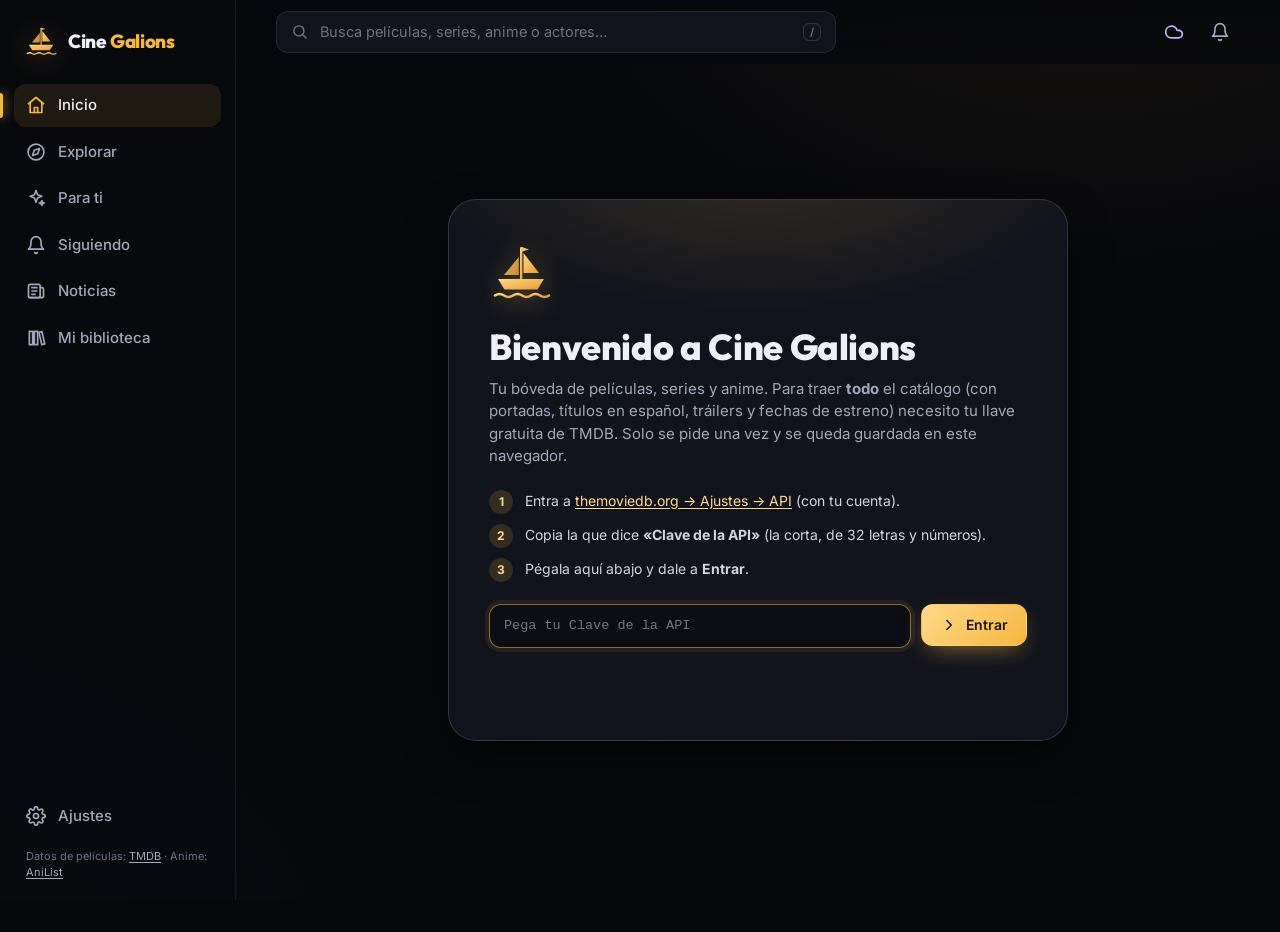
<file: index.html>
<!doctype html>
<html lang="es">
<head>
  <meta charset="utf-8">
  <meta name="viewport" content="width=device-width, initial-scale=1, viewport-fit=cover">
  <title>Cine Galions</title>
  <meta name="description" content="Tu bóveda personal de películas, series y anime: lleva lo que ves, guarda por qué te gustó, recibe recomendaciones y sigue los próximos episodios.">
  <meta name="theme-color" content="#07080c">
  <meta name="apple-mobile-web-app-capable" content="yes">
  <meta name="mobile-web-app-capable" content="yes">
  <meta name="apple-mobile-web-app-status-bar-style" content="black-translucent">
  <meta name="apple-mobile-web-app-title" content="Galions">
  <link rel="manifest" href="manifest.webmanifest">
  <link rel="icon" href="assets/img/logo.svg" type="image/svg+xml">
  <link rel="apple-touch-icon" href="assets/img/icon-180.png">
  <link rel="preconnect" href="https://api.themoviedb.org">
  <link rel="preconnect" href="https://image.tmdb.org">
  <link rel="preconnect" href="https://fonts.googleapis.com">
  <link rel="preconnect" href="https://fonts.gstatic.com" crossorigin>
  <link href="https://fonts.googleapis.com/css2?family=Inter:wght@400;500;600;700&family=Outfit:wght@500;600;700;800&display=swap" rel="stylesheet">
  <link rel="stylesheet" href="assets/css/app.css">
</head>
<body>
  <div class="ambient"></div>
  <div class="app" id="app">
    <aside class="sidebar" id="sidebar" aria-label="Menú principal"></aside>
    <div class="main">
      <header class="topbar" id="topbar"></header>
      <main id="view" tabindex="-1"></main>
    </div>
    <nav class="tabbar" id="tabbar" aria-label="Menú"></nav>
  </div>
  <div id="drawer-root"></div>
  <div id="modal-root"></div>
  <div id="toasts" aria-live="polite"></div>
  <noscript><p style="padding:24px">Cine Galions necesita JavaScript activado.</p></noscript>
  <script type="module" src="assets/js/app.js"></script>
</body>
</html>
</file>
<file: assets/css/app.css>
/* =====================================================================
   Cine Galions — estilos
   ===================================================================== */
:root {
  --bg: #07080c;
  --bg-2: #0c0e15;
  --surface: #12141d;
  --surface-2: #191c28;
  --surface-3: #222636;
  --line: rgba(255, 255, 255, 0.08);
  --line-2: rgba(255, 255, 255, 0.14);
  --text: #eef0f6;
  --muted: #a2a8bb;
  --dim: #6c7287;
  --gold: #f4b740;
  --gold-2: #ffd98a;
  --gold-ink: #1b1304;
  --rose: #ff5a73;
  --green: #3ddc97;
  --blue: #5cb3ff;
  --violet: #a68cff;
  --radius: 14px;
  --radius-lg: 22px;
  --shadow: 0 18px 50px -12px rgba(0, 0, 0, 0.7);
  --ease: cubic-bezier(0.22, 1, 0.36, 1);
  --spring: cubic-bezier(0.34, 1.56, 0.64, 1);
  --font: 'Inter', system-ui, -apple-system, 'Segoe UI', Roboto, sans-serif;
  --display: 'Outfit', 'Inter', system-ui, sans-serif;
  --sidebar: 236px;
  --topbar: 64px;
  --tabbar: 64px;
  --gutter: clamp(16px, 3.2vw, 40px);
  color-scheme: dark;
}

* { box-sizing: border-box; }
html { -webkit-text-size-adjust: 100%; scroll-behavior: smooth; }
body {
  margin: 0;
  background: var(--bg);
  color: var(--text);
  font: 15px/1.5 var(--font);
  -webkit-font-smoothing: antialiased;
  overflow-x: hidden;
  min-height: 100vh;
}
body.no-scroll { overflow: hidden; }
img { display: block; max-width: 100%; }
a { color: inherit; text-decoration: none; }
button { font: inherit; color: inherit; cursor: pointer; border: 0; background: none; padding: 0; }
input, select, textarea { font: inherit; color: inherit; }
h1, h2, h3, h4 { font-family: var(--display); margin: 0; letter-spacing: -0.01em; line-height: 1.15; }
p { margin: 0; }
::selection { background: rgba(244, 183, 64, 0.35); }
:focus-visible { outline: 2px solid var(--gold); outline-offset: 2px; border-radius: 6px; }

.ic { width: 1.15em; height: 1.15em; flex: none; }

/* Fondo ambiental */
.ambient {
  position: fixed; inset: 0; z-index: -1; pointer-events: none;
  background:
    radial-gradient(900px 600px at 85% -10%, rgba(244, 183, 64, 0.08), transparent 60%),
    radial-gradient(800px 600px at -10% 110%, rgba(92, 179, 255, 0.06), transparent 60%),
    var(--bg);
}

/* =====================================================================
   Estructura
   ===================================================================== */
.app { min-height: 100vh; }
.sidebar {
  position: fixed; inset: 0 auto 0 0; width: var(--sidebar); z-index: 30;
  display: flex; flex-direction: column; gap: 4px;
  padding: 20px 14px; border-right: 1px solid var(--line);
  background: rgba(9, 10, 15, 0.92);
}
.brand { display: flex; align-items: center; gap: 10px; padding: 4px 10px 22px; }
.logo-mark { width: 34px; height: 34px; filter: drop-shadow(0 4px 14px rgba(244, 183, 64, 0.35)); }
.brand-name { font: 800 19px/1 var(--display); letter-spacing: -0.02em; }
.brand-name span { color: var(--gold); }
.nav-link {
  position: relative; display: flex; align-items: center; gap: 12px;
  padding: 10px 12px; border-radius: 12px; color: var(--muted); font-weight: 500;
  transition: color 0.2s, background 0.2s;
}
.nav-link .ic { width: 20px; height: 20px; }
.nav-link:hover { color: var(--text); background: rgba(255, 255, 255, 0.04); }
.nav-link.active { color: var(--text); background: rgba(244, 183, 64, 0.1); }
.nav-link.active::before {
  content: ''; position: absolute; left: -14px; top: 9px; bottom: 9px; width: 3px; border-radius: 0 3px 3px 0;
  background: var(--gold); box-shadow: 0 0 12px var(--gold);
}
.nav-link.active .ic { color: var(--gold); }
.nav-link .count { margin-left: auto; font-size: 12px; color: var(--dim); }
.sidebar .spacer { flex: 1; }
.sidebar-foot { font-size: 11px; color: var(--dim); padding: 8px 12px 0; line-height: 1.4; }
.sidebar-foot a { color: var(--muted); text-decoration: underline; text-underline-offset: 2px; }

.main { margin-left: var(--sidebar); min-height: 100vh; }

.topbar {
  position: sticky; top: 0; z-index: 25; height: var(--topbar);
  display: flex; align-items: center; gap: 12px; padding: 0 var(--gutter);
  background: linear-gradient(to bottom, rgba(7, 8, 12, 0.92), rgba(7, 8, 12, 0.75));
  backdrop-filter: blur(16px) saturate(140%); -webkit-backdrop-filter: blur(16px) saturate(140%);
  border-bottom: 1px solid transparent; transition: border-color 0.3s;
}
.topbar.scrolled { border-bottom-color: var(--line); }
.topbar .brand { display: none; padding: 0; }
.topbar-actions { margin-left: auto; display: flex; align-items: center; gap: 6px; }

.icon-btn {
  position: relative; display: inline-grid; place-items: center; width: 40px; height: 40px; border-radius: 12px;
  color: var(--muted); transition: background 0.2s, color 0.2s, transform 0.2s var(--spring);
}
.icon-btn:hover { background: rgba(255, 255, 255, 0.06); color: var(--text); }
.icon-btn:active { transform: scale(0.92); }
.icon-btn .ic { width: 20px; height: 20px; }
.icon-btn .dot {
  position: absolute; top: 5px; right: 5px; min-width: 17px; height: 17px; padding: 0 4px; border-radius: 9px;
  background: var(--rose); color: #fff; font: 700 10px/17px var(--font); text-align: center; box-shadow: 0 0 0 2px var(--bg);
}
.icon-btn.syncing .ic { animation: syncPulse 1s ease-in-out infinite; color: var(--violet); }
#sync-btn .ic { color: #c6b6ff; }
.icon-btn.ring .ic { animation: ring 1s var(--ease) 2; transform-origin: 50% 10%; }
.only-mobile { display: none !important; }

/* Buscador superior */
.search-box { position: relative; flex: 1; max-width: 560px; }
.search-field {
  display: flex; align-items: center; gap: 10px; height: 42px; padding: 0 14px; border-radius: 12px;
  background: var(--surface); border: 1px solid var(--line); transition: border-color 0.2s, background 0.2s, box-shadow 0.2s;
}
.search-field:focus-within { border-color: rgba(244, 183, 64, 0.5); background: var(--surface-2); box-shadow: 0 0 0 4px rgba(244, 183, 64, 0.08); }
.search-field .ic { color: var(--dim); }
.search-field input { flex: 1; min-width: 0; background: none; border: 0; outline: none; font-size: 14.5px; }
.search-field input::placeholder { color: var(--dim); }
.search-field input::-webkit-search-cancel-button, .search-field input::-webkit-search-decoration { -webkit-appearance: none; appearance: none; display: none; }
.search-field kbd { font: 600 11px var(--font); color: var(--dim); border: 1px solid var(--line-2); border-radius: 6px; padding: 1px 6px; }
.search-clear { color: var(--dim); display: none; }
.search-field.has-value .search-clear { display: inline-grid; }
.search-field.has-value kbd { display: none; }

.search-dd {
  position: absolute; left: 0; right: 0; top: calc(100% + 8px); z-index: 40;
  background: rgba(20, 22, 32, 0.98); border: 1px solid var(--line-2); border-radius: 16px; box-shadow: var(--shadow);
  overflow: hidden; display: none; max-height: min(70vh, 560px); overflow-y: auto;
  animation: ddIn 0.18s var(--ease);
}
.search-dd.open { display: block; }
.dd-head { padding: 10px 14px 6px; font-size: 11px; font-weight: 600; letter-spacing: 0.06em; text-transform: uppercase; color: var(--dim); }
.dd-item { display: flex; align-items: center; gap: 12px; padding: 8px 14px; cursor: pointer; transition: background 0.12s; }
.dd-item:hover, .dd-item.active { background: rgba(255, 255, 255, 0.06); }
.dd-item .poster { width: 40px; flex: none; border-radius: 7px; }
.dd-item .avatar { width: 40px; height: 40px; }
.dd-main { flex: 1; min-width: 0; }
.dd-main strong { display: block; font-weight: 600; white-space: nowrap; overflow: hidden; text-overflow: ellipsis; }
.dd-main span { display: block; font-size: 12.5px; color: var(--muted); white-space: nowrap; overflow: hidden; text-overflow: ellipsis; }
.dd-type { font-size: 11px; font-weight: 600; padding: 3px 8px; border-radius: 999px; background: var(--surface-3); color: var(--muted); flex: none; }
.dd-type.anime { background: rgba(255, 90, 115, 0.14); color: #ff9aab; }
.dd-type.tv { background: rgba(92, 179, 255, 0.14); color: #9fd2ff; }
.dd-foot { display: flex; align-items: center; justify-content: center; gap: 6px; padding: 12px; font-size: 13.5px; font-weight: 600; color: var(--gold); border-top: 1px solid var(--line); cursor: pointer; }
.dd-foot:hover { background: rgba(244, 183, 64, 0.06); }
.dd-empty { padding: 22px 14px; text-align: center; color: var(--muted); font-size: 14px; }
.dd-loading { display: flex; align-items: center; gap: 10px; padding: 14px; color: var(--muted); font-size: 13.5px; }

.tabbar { display: none; }

#view { padding: 8px var(--gutter) 64px; min-height: calc(100vh - var(--topbar)); }
.page { animation: pageIn 0.45s var(--ease); }

/* =====================================================================
   Botones, chips, controles
   ===================================================================== */
.btn {
  display: inline-flex; align-items: center; justify-content: center; gap: 8px; height: 42px; padding: 0 18px; border-radius: 12px;
  font-weight: 600; font-size: 14px; white-space: nowrap; background: var(--surface-2); border: 1px solid var(--line-2);
  transition: transform 0.2s var(--spring), background 0.2s, border-color 0.2s, color 0.2s, box-shadow 0.2s;
}
.btn:hover { background: var(--surface-3); }
.btn:active { transform: scale(0.96); }
.btn .ic { width: 18px; height: 18px; }
.btn-primary { background: linear-gradient(135deg, var(--gold-2), var(--gold)); color: var(--gold-ink); border-color: transparent; box-shadow: 0 8px 24px -8px rgba(244, 183, 64, 0.6); }
.btn-primary:hover { background: linear-gradient(135deg, #ffe3a6, #ffc456); box-shadow: 0 10px 28px -8px rgba(244, 183, 64, 0.75); }
.btn-ghost { background: rgba(255, 255, 255, 0.06); border-color: rgba(255, 255, 255, 0.1); backdrop-filter: blur(10px); }
.btn-ghost:hover { background: rgba(255, 255, 255, 0.12); }
.btn-danger { color: #ff8a9b; border-color: rgba(255, 90, 115, 0.35); background: rgba(255, 90, 115, 0.08); }
.btn-sm { height: 34px; padding: 0 12px; font-size: 13px; border-radius: 10px; }
.btn-lg { height: 52px; padding: 0 26px; font-size: 16px; border-radius: 14px; }
.btn.on { background: rgba(244, 183, 64, 0.14); border-color: rgba(244, 183, 64, 0.5); color: var(--gold-2); }
.btn:disabled { opacity: 0.5; pointer-events: none; }

.chips { display: flex; gap: 8px; overflow-x: auto; scrollbar-width: none; padding: 2px 0 6px; scroll-snap-type: x proximity; }
.chips::-webkit-scrollbar { display: none; }
.chip {
  flex: none; height: 34px; padding: 0 14px; border-radius: 999px; font-size: 13.5px; font-weight: 500; color: var(--muted);
  background: var(--surface); border: 1px solid var(--line); transition: all 0.2s var(--ease); display: inline-flex; align-items: center; gap: 6px;
  scroll-snap-align: start;
}
.chip:hover { color: var(--text); border-color: var(--line-2); }
.chip.active { color: var(--gold-ink); background: var(--gold); border-color: var(--gold); font-weight: 600; }
.chip .ic { width: 15px; height: 15px; }
.chip .n { font-size: 11.5px; opacity: 0.7; }

.seg { display: inline-flex; padding: 4px; gap: 2px; border-radius: 13px; background: var(--surface); border: 1px solid var(--line); overflow-x: auto; max-width: 100%; scrollbar-width: none; }
.seg::-webkit-scrollbar { display: none; }
.seg button, .seg a { flex: none; display: inline-flex; align-items: center; gap: 7px; height: 36px; padding: 0 14px; border-radius: 10px; font-size: 13.5px; font-weight: 500; color: var(--muted); transition: all 0.2s var(--ease); }
.seg button:hover, .seg a:hover { color: var(--text); }
.seg button.active, .seg a.active { background: var(--surface-3); color: var(--text); box-shadow: 0 2px 8px rgba(0, 0, 0, 0.3); }
.seg button .ic, .seg a .ic { width: 16px; height: 16px; }

.select {
  height: 36px; padding: 0 32px 0 12px; border-radius: 10px; background: var(--surface) url("data:image/svg+xml,%3Csvg xmlns='http://www.w3.org/2000/svg' width='12' height='12' viewBox='0 0 24 24' fill='none' stroke='%23a2a8bb' stroke-width='2.5'%3E%3Cpath d='m6 9 6 6 6-6'/%3E%3C/svg%3E") no-repeat right 11px center;
  border: 1px solid var(--line); appearance: none; font-size: 13.5px; color: var(--text); cursor: pointer;
}
.select option { background: var(--surface-2); }
.input, .textarea {
  width: 100%; padding: 11px 14px; border-radius: 12px; background: var(--bg-2); border: 1px solid var(--line-2); outline: none;
  transition: border-color 0.2s, box-shadow 0.2s;
}
.input:focus, .textarea:focus { border-color: rgba(244, 183, 64, 0.55); box-shadow: 0 0 0 4px rgba(244, 183, 64, 0.08); }
.textarea { resize: vertical; min-height: 96px; line-height: 1.55; }

.toolbar { display: flex; flex-wrap: wrap; align-items: center; gap: 10px; margin: 6px 0 18px; }
.toolbar .grow { flex: 1; }

/* =====================================================================
   Encabezados de página
   ===================================================================== */
.page-head { display: flex; flex-wrap: wrap; align-items: flex-end; justify-content: space-between; gap: 14px; margin: 18px 0 18px; }
.page-head h1 { font-size: clamp(26px, 3.4vw, 36px); font-weight: 800; }
.page-head p { color: var(--muted); margin-top: 6px; max-width: 640px; }
.eyebrow { display: inline-flex; align-items: center; gap: 6px; font-size: 12px; font-weight: 600; letter-spacing: 0.08em; text-transform: uppercase; color: var(--gold); margin-bottom: 8px; }
.eyebrow .ic { width: 14px; height: 14px; }

/* =====================================================================
   Hero (portada principal)
   ===================================================================== */
.hero {
  position: relative; height: clamp(420px, 62vh, 620px); margin: 6px 0 34px; border-radius: var(--radius-lg); overflow: hidden;
  background: var(--surface); isolation: isolate; box-shadow: var(--shadow);
}
.hero-slide { position: absolute; inset: 0; opacity: 0; visibility: hidden; transition: opacity 0.9s var(--ease), visibility 0.9s; }
.hero-slide.active { opacity: 1; visibility: visible; }
.hero-bg { position: absolute; inset: 0; background-size: cover; background-position: center 25%; transform: scale(1.12); }
.hero-slide.active .hero-bg { animation: kenburns 12s linear forwards; }
.hero-shade {
  position: absolute; inset: 0;
  background:
    linear-gradient(90deg, rgba(7, 8, 12, 0.96) 0%, rgba(7, 8, 12, 0.75) 38%, rgba(7, 8, 12, 0.1) 75%),
    linear-gradient(0deg, rgba(7, 8, 12, 0.95) 0%, rgba(7, 8, 12, 0) 45%);
}
.hero-content { position: absolute; left: clamp(20px, 4vw, 56px); bottom: clamp(28px, 6vh, 64px); right: 20px; max-width: 620px; }
.hero-slide.active .hero-content > * { animation: fadeUp 0.8s var(--ease) backwards; }
.hero-slide.active .hero-content > *:nth-child(2) { animation-delay: 0.08s; }
.hero-slide.active .hero-content > *:nth-child(3) { animation-delay: 0.16s; }
.hero-slide.active .hero-content > *:nth-child(4) { animation-delay: 0.24s; }
.hero-slide.active .hero-content > *:nth-child(5) { animation-delay: 0.32s; }
.hero-tag { display: inline-flex; align-items: center; gap: 6px; font-size: 12px; font-weight: 700; letter-spacing: 0.08em; text-transform: uppercase; color: var(--gold); }
.hero-tag .ic { width: 15px; height: 15px; }
.hero h2 { font-size: clamp(30px, 5vw, 56px); font-weight: 800; margin: 10px 0 8px; text-shadow: 0 4px 30px rgba(0, 0, 0, 0.5); text-wrap: balance; }
.hero-meta { display: flex; flex-wrap: wrap; align-items: center; gap: 8px 14px; color: var(--muted); font-size: 14px; }
.hero-meta .star { color: var(--gold); display: inline-flex; align-items: center; gap: 4px; font-weight: 600; }
.hero-meta .star .ic { width: 15px; height: 15px; fill: currentColor; }
.hero-overview { margin: 14px 0 22px; color: #d4d7e2; font-size: 15px; display: -webkit-box; -webkit-line-clamp: 3; -webkit-box-orient: vertical; overflow: hidden; max-width: 560px; }
.hero-actions { display: flex; flex-wrap: wrap; gap: 10px; }
.hero-nav { position: absolute; right: clamp(16px, 3vw, 36px); bottom: clamp(26px, 5vh, 52px); display: flex; align-items: center; gap: 8px; z-index: 2; }
.hero-dot { position: relative; width: 26px; height: 4px; border-radius: 4px; background: rgba(255, 255, 255, 0.22); overflow: hidden; transition: width 0.35s var(--ease); }
.hero-dot.active { width: 46px; }
.hero-dot.active::after { content: ''; position: absolute; inset: 0; background: var(--gold); transform-origin: left; animation: progress var(--dur, 8s) linear forwards; }
.hero.paused .hero-dot.active::after { animation-play-state: paused; }
.hero-arrow { width: 38px; height: 38px; border-radius: 50%; display: grid; place-items: center; background: rgba(0, 0, 0, 0.4); border: 1px solid var(--line-2); color: #fff; backdrop-filter: blur(8px); transition: background 0.2s; }
.hero-arrow:hover { background: rgba(0, 0, 0, 0.7); }
.hero-skel { position: absolute; inset: 0; }

/* =====================================================================
   Filas horizontales
   ===================================================================== */
.row { margin: 0 0 34px; }
.row-head { display: flex; align-items: flex-end; justify-content: space-between; gap: 12px; margin-bottom: 12px; }
.row-head h2 { display: flex; align-items: center; gap: 9px; font-size: clamp(18px, 2vw, 22px); font-weight: 700; }
.row-head h2 .ic { color: var(--gold); width: 20px; height: 20px; }
.row-head p { color: var(--dim); font-size: 13.5px; margin-top: 3px; }
.row-more { display: inline-flex; align-items: center; gap: 2px; font-size: 13.5px; font-weight: 600; color: var(--muted); white-space: nowrap; transition: color 0.2s, gap 0.2s; }
.row-more:hover { color: var(--gold); gap: 6px; }
.row-more .ic { width: 16px; height: 16px; }
.scroller { position: relative; margin: 0 calc(var(--gutter) * -1); }
.track {
  display: grid; grid-auto-flow: column; grid-auto-columns: clamp(132px, 15vw, 182px); gap: 16px;
  overflow-x: auto; overscroll-behavior-x: contain; scroll-snap-type: x mandatory; scroll-padding: 0 var(--gutter);
  padding: 6px var(--gutter) 14px; scrollbar-width: none;
}
.track::-webkit-scrollbar { display: none; }
.track > * { scroll-snap-align: start; }
.scroll-btn {
  position: absolute; top: 6px; bottom: 60px; width: 52px; z-index: 3; display: grid; place-items: center; color: #fff; opacity: 0;
  transition: opacity 0.25s; background: linear-gradient(90deg, rgba(7, 8, 12, 0.92), transparent);
}
.scroll-btn .ic { width: 28px; height: 28px; filter: drop-shadow(0 2px 6px #000); }
.scroll-btn.prev { left: 0; }
.scroll-btn.next { right: 0; transform: scaleX(-1); }
.scroll-btn.next .ic { transform: scaleX(-1); }
.scroller:hover .scroll-btn:not(.hide) { opacity: 1; }
.scroll-btn.hide { pointer-events: none; }
.row-error { grid-column: 1 / -1; display: flex; align-items: center; gap: 8px; color: var(--muted); font-size: 14px; padding: 20px 0; }

/* =====================================================================
   Tarjetas
   ===================================================================== */
.card-media { position: relative; }
.card { position: relative; min-width: 0; animation: cardIn 0.55s var(--ease) backwards; animation-delay: calc(var(--i, 0) * 40ms); }
.card-link {
  position: relative; display: block; border-radius: var(--radius); transform-style: preserve-3d;
  transform: perspective(800px) rotateX(var(--rx, 0)) rotateY(var(--ry, 0)) translateY(0);
  transition: transform 0.35s var(--ease), box-shadow 0.35s var(--ease);
  box-shadow: 0 10px 24px -14px rgba(0, 0, 0, 0.8);
}
.card-link::after {
  content: ''; position: absolute; inset: 0; border-radius: inherit; pointer-events: none; opacity: 0; transition: opacity 0.3s;
  background: radial-gradient(400px circle at var(--gx, 50%) var(--gy, 0%), rgba(255, 255, 255, 0.16), transparent 40%);
  box-shadow: inset 0 0 0 1px rgba(255, 255, 255, 0.12);
}
.card:hover .card-link { transform: perspective(800px) rotateX(var(--rx, 0)) rotateY(var(--ry, 0)) translateY(-6px); box-shadow: 0 24px 40px -18px rgba(0, 0, 0, 0.95); }
.card:hover .card-link::after { opacity: 1; }

.poster { position: relative; aspect-ratio: 2 / 3; border-radius: var(--radius); overflow: hidden; background: linear-gradient(160deg, var(--surface-2), var(--surface)); }
.poster img { position: absolute; inset: 0; width: 100%; height: 100%; object-fit: cover; opacity: 0; transform: scale(1.04); transition: opacity 0.5s var(--ease), transform 0.6s var(--ease); }
.poster img.ok { opacity: 1; transform: none; }
.poster-ph { position: absolute; inset: 0; display: none; flex-direction: column; align-items: center; justify-content: center; gap: 10px; padding: 14px; text-align: center; color: var(--dim); font: 600 13px/1.3 var(--display); }
.poster-ph .ic { width: 28px; height: 28px; opacity: 0.6; }
.poster.no-img .poster-ph { display: flex; }

.card-badges { position: absolute; top: 8px; left: 8px; display: flex; flex-wrap: wrap; gap: 4px; z-index: 2; }
.bdg { display: inline-flex; align-items: center; gap: 3px; height: 22px; min-width: 22px; padding: 0 5px; justify-content: center; border-radius: 7px; font-size: 11px; font-weight: 700; backdrop-filter: blur(8px); animation: pop 0.4s var(--spring); }
.bdg .ic { width: 13px; height: 13px; }
.bdg-fav { background: rgba(255, 90, 115, 0.92); color: #fff; }
.bdg-fav .ic { fill: currentColor; }
.bdg-ok { background: rgba(61, 220, 151, 0.92); color: #05261a; }
.bdg-on { background: rgba(92, 179, 255, 0.92); color: #04203a; }
.bdg-list { background: rgba(244, 183, 64, 0.95); color: var(--gold-ink); }
.bdg-follow { background: rgba(166, 140, 255, 0.92); color: #160c3a; }
.bdg-rate { background: rgba(0, 0, 0, 0.7); color: var(--gold-2); }
.bdg-rate .ic { fill: currentColor; }
.score-pill, .card-label {
  position: absolute; right: 8px; bottom: 8px; z-index: 2; display: inline-flex; align-items: center; gap: 3px; height: 22px; padding: 0 7px;
  border-radius: 7px; font-size: 11.5px; font-weight: 700; background: rgba(0, 0, 0, 0.72); color: #fff; backdrop-filter: blur(8px);
}
.score-pill .ic { width: 12px; height: 12px; color: var(--gold); fill: var(--gold); }
.card-label { background: var(--gold); color: var(--gold-ink); left: 8px; right: auto; max-width: calc(100% - 16px); white-space: nowrap; overflow: hidden; text-overflow: ellipsis; }
.card-label.violet { background: var(--violet); color: #160c3a; }

.card-actions {
  position: absolute; top: 8px; right: 8px; z-index: 4; display: flex; flex-direction: column; gap: 5px;
  opacity: 0; transform: translateX(6px); transition: opacity 0.25s var(--ease), transform 0.25s var(--ease);
}
.card:hover .card-actions, .card:focus-within .card-actions { opacity: 1; transform: none; }
.ca { width: 32px; height: 32px; border-radius: 10px; display: grid; place-items: center; background: rgba(10, 11, 16, 0.78); border: 1px solid rgba(255, 255, 255, 0.14); color: #fff; backdrop-filter: blur(8px); transition: transform 0.25s var(--spring), background 0.2s, color 0.2s; }
.ca .ic { width: 16px; height: 16px; }
.ca:hover { transform: scale(1.12); background: rgba(30, 32, 44, 0.95); }
.ca.on { background: var(--gold); color: var(--gold-ink); border-color: transparent; }
.ca-fav.on { background: var(--rose); color: #fff; }
.ca-fav.on .ic { fill: currentColor; }
.ca.bump { animation: bump 0.45s var(--spring); }

.card-info { padding: 10px 2px 0; }
.card-title { font: 600 14px/1.3 var(--font); white-space: nowrap; overflow: hidden; text-overflow: ellipsis; }
.card-meta { font-size: 12.5px; color: var(--dim); margin-top: 2px; white-space: nowrap; overflow: hidden; text-overflow: ellipsis; }
.card-meta .hl { color: var(--gold-2); font-weight: 600; }
.card-meta .hl-violet { color: #c6b6ff; font-weight: 600; }
.card-reason { font-size: 12px; color: var(--muted); margin-top: 4px; display: -webkit-box; -webkit-line-clamp: 2; -webkit-box-orient: vertical; overflow: hidden; }

.grid { display: grid; grid-template-columns: repeat(auto-fill, minmax(150px, 1fr)); gap: 26px 18px; }
.grid .card { animation-delay: calc(var(--i, 0) * 30ms); }

/* Personas */
.person-card { display: flex; flex-direction: column; align-items: center; text-align: center; gap: 4px; animation: cardIn 0.5s var(--ease) backwards; animation-delay: calc(var(--i, 0) * 35ms); }
.person-card strong { font-size: 13.5px; font-weight: 600; line-height: 1.25; margin-top: 6px; }
.person-card span { font-size: 12px; color: var(--dim); line-height: 1.25; }
.avatar { position: relative; width: 100%; aspect-ratio: 1; border-radius: 50%; overflow: hidden; background: var(--surface-2); display: grid; place-items: center; transition: transform 0.3s var(--ease); }
.avatar > .ic { width: 38%; height: 38%; color: var(--dim); }
.avatar img { position: absolute; inset: 0; width: 100%; height: 100%; object-fit: cover; opacity: 0; transition: opacity 0.4s; }
.avatar img.ok { opacity: 1; }
.person-card:hover .avatar { transform: scale(1.05); }
.track.people, .cast-row .track { grid-auto-columns: clamp(96px, 10vw, 124px); }

/* Esqueletos de carga */
.skel { position: relative; overflow: hidden; background: var(--surface); }
.skel::after { content: ''; position: absolute; inset: 0; transform: translateX(-100%); background: linear-gradient(90deg, transparent, rgba(255, 255, 255, 0.05), transparent); animation: shimmer 1.4s infinite; }
.card-skel { animation: none; }
.skel-line { height: 12px; border-radius: 6px; margin-top: 10px; }
.skel-line.short { width: 55%; margin-top: 6px; }
.skel-block { border-radius: var(--radius-lg); }

/* =====================================================================
   Ficha de título
   ===================================================================== */
.detail { margin: 0 calc(var(--gutter) * -1); }
.detail-hero { position: relative; min-height: clamp(460px, 70vh, 640px); display: flex; align-items: flex-end; padding: 0 var(--gutter) 34px; isolation: isolate; margin-top: -8px; }
.detail-bg { position: absolute; inset: 0; z-index: -1; overflow: hidden; }
.detail-bg img { width: 100%; height: 100%; object-fit: cover; object-position: center 20%; opacity: 0; transition: opacity 1s var(--ease); animation: kenburns 30s linear forwards; }
.detail-bg img.ok { opacity: 0.55; }
.detail-bg::after {
  content: ''; position: absolute; inset: 0;
  background: linear-gradient(0deg, var(--bg) 2%, rgba(7, 8, 12, 0.6) 45%, rgba(7, 8, 12, 0.3) 100%), linear-gradient(90deg, rgba(7, 8, 12, 0.85), transparent 70%);
}
.detail-top { display: flex; gap: clamp(20px, 3vw, 40px); align-items: flex-end; width: 100%; }
.detail-poster { width: clamp(150px, 18vw, 250px); flex: none; box-shadow: 0 30px 60px -20px rgba(0, 0, 0, 0.9); border-radius: var(--radius); }
.detail-poster .poster { border-radius: var(--radius); }
.detail-head { flex: 1; min-width: 0; padding-bottom: 6px; }
.detail-head h1 { font-size: clamp(28px, 4.4vw, 54px); font-weight: 800; text-wrap: balance; animation: fadeUp 0.6s var(--ease) backwards; }
.detail-sub { color: var(--muted); font-size: 15px; margin-top: 6px; animation: fadeUp 0.6s 0.05s var(--ease) backwards; }
.meta-row { display: flex; flex-wrap: wrap; align-items: center; gap: 8px; margin-top: 14px; animation: fadeUp 0.6s 0.1s var(--ease) backwards; }
.meta-chip { display: inline-flex; align-items: center; gap: 6px; height: 28px; padding: 0 10px; border-radius: 8px; font-size: 13px; font-weight: 500; background: rgba(255, 255, 255, 0.07); border: 1px solid var(--line); color: #d7dae4; }
.meta-chip .ic { width: 14px; height: 14px; }
.meta-chip.gold { color: var(--gold-2); border-color: rgba(244, 183, 64, 0.35); background: rgba(244, 183, 64, 0.1); }
.meta-chip.green { color: #8ff0c4; border-color: rgba(61, 220, 151, 0.3); background: rgba(61, 220, 151, 0.08); }
.meta-chip.rose { color: #ffa3b2; border-color: rgba(255, 90, 115, 0.3); background: rgba(255, 90, 115, 0.08); }
.score-ring { --p: 0; width: 54px; height: 54px; border-radius: 50%; display: grid; place-items: center; flex: none; background: conic-gradient(var(--ring, var(--green)) calc(var(--p) * 1%), rgba(255, 255, 255, 0.1) 0); position: relative; animation: pop 0.6s var(--spring) backwards 0.2s; }
.score-ring::before { content: ''; position: absolute; inset: 5px; border-radius: 50%; background: var(--bg-2); }
.score-ring b { position: relative; font: 800 16px var(--display); }
.score-ring small { position: relative; font-size: 9px; color: var(--muted); display: block; text-align: center; margin-top: -3px; }
.detail-actions { display: flex; flex-wrap: wrap; gap: 10px; margin-top: 20px; animation: fadeUp 0.6s 0.15s var(--ease) backwards; }
.btn-fav.on { background: rgba(255, 90, 115, 0.16); border-color: rgba(255, 90, 115, 0.55); color: #ffb0bd; }
.btn-fav.on .ic { fill: currentColor; animation: heartbeat 0.6s var(--spring); }
.btn-follow.on { background: rgba(166, 140, 255, 0.16); border-color: rgba(166, 140, 255, 0.55); color: #d3c7ff; }

.detail-body { display: grid; grid-template-columns: minmax(0, 1fr) 340px; gap: 28px; padding: 8px var(--gutter) 0; }
.detail-body > div { min-width: 0; }
.panel { background: var(--surface); border: 1px solid var(--line); border-radius: var(--radius-lg); padding: 20px; margin-bottom: 20px; animation: fadeUp 0.6s var(--ease) backwards; }
.panel h3 { font-size: 17px; font-weight: 700; display: flex; align-items: center; gap: 8px; margin-bottom: 14px; }
.panel h3 .ic { width: 18px; height: 18px; color: var(--gold); }
.panel h3 .aside { margin-left: auto; font: 500 12.5px var(--font); color: var(--dim); }
.overview { color: #d2d5df; font-size: 15.5px; line-height: 1.7; }
.overview .note { display: block; margin-top: 8px; font-size: 12.5px; color: var(--dim); }
.kv { display: grid; grid-template-columns: auto 1fr; gap: 10px 16px; font-size: 14px; }
.kv dt { color: var(--dim); }
.kv dd { margin: 0; color: var(--text); text-align: right; font-weight: 500; }
.flag { display: inline-block; width: 22px; text-align: center; }

.my-panel { background: linear-gradient(160deg, rgba(244, 183, 64, 0.07), var(--surface) 45%); border-color: rgba(244, 183, 64, 0.18); }
.status-seg { display: grid; grid-template-columns: repeat(auto-fit, minmax(100px, 1fr)); gap: 8px; }
.status-btn { display: flex; flex-direction: column; align-items: center; gap: 6px; padding: 12px 6px; border-radius: 12px; background: var(--bg-2); border: 1px solid var(--line); font-size: 13px; font-weight: 600; color: var(--muted); transition: all 0.22s var(--ease); }
.status-btn .ic { width: 20px; height: 20px; }
.status-btn:hover { color: var(--text); border-color: var(--line-2); transform: translateY(-2px); }
.status-btn.on { color: var(--text); }
.status-btn[data-val='watchlist'].on { background: rgba(244, 183, 64, 0.14); border-color: rgba(244, 183, 64, 0.5); color: var(--gold-2); }
.status-btn[data-val='watching'].on { background: rgba(92, 179, 255, 0.14); border-color: rgba(92, 179, 255, 0.5); color: #b5dcff; }
.status-btn[data-val='watched'].on { background: rgba(61, 220, 151, 0.14); border-color: rgba(61, 220, 151, 0.5); color: #9ff3cd; }
.status-btn[data-val='dropped'].on { background: rgba(255, 90, 115, 0.12); border-color: rgba(255, 90, 115, 0.45); color: #ffa3b2; }
.status-btn.on .ic { animation: pop 0.4s var(--spring); }
.my-row { display: flex; align-items: center; justify-content: space-between; gap: 12px; margin-top: 18px; }
.my-label { font-size: 13px; color: var(--muted); font-weight: 500; margin: 18px 0 8px; display: flex; align-items: center; justify-content: space-between; gap: 8px; }
.saved { font-size: 12px; color: var(--green); opacity: 0; transition: opacity 0.3s; display: inline-flex; align-items: center; gap: 4px; }
.saved.show { opacity: 1; }
.saved .ic { width: 13px; height: 13px; }

.stars { position: relative; display: inline-block; line-height: 0; --size: 30px; }
.stars .ic { width: var(--size); height: var(--size); stroke-width: 1.5; }
.stars-base, .stars-fill { display: flex; gap: 4px; white-space: nowrap; }
.stars-base { color: rgba(255, 255, 255, 0.16); }
.stars-base .ic { fill: rgba(255, 255, 255, 0.06); }
.stars-fill { position: absolute; inset: 0; width: var(--fill); overflow: hidden; color: var(--gold); transition: width 0.15s; }
.stars-fill .ic { fill: var(--gold); filter: drop-shadow(0 0 6px rgba(244, 183, 64, 0.45)); flex: none; }
.stars.interactive { cursor: pointer; touch-action: none; }
.stars.sm { --size: 15px; }
.stars.sm .stars-base, .stars.sm .stars-fill { gap: 1px; }
.rate-val { font: 700 15px var(--display); color: var(--gold-2); min-width: 46px; text-align: right; }

.tags { display: flex; flex-wrap: wrap; gap: 7px; }
.tag { height: 30px; padding: 0 12px; border-radius: 999px; font-size: 12.5px; font-weight: 500; background: var(--bg-2); border: 1px solid var(--line); color: var(--muted); transition: all 0.2s var(--ease); display: inline-flex; align-items: center; gap: 5px; }
.tag:hover { color: var(--text); border-color: var(--line-2); }
.tag.on { background: rgba(166, 140, 255, 0.16); border-color: rgba(166, 140, 255, 0.5); color: #d9cfff; }
.tag.on { animation: pop 0.35s var(--spring); }
.dates { display: flex; flex-wrap: wrap; gap: 7px; align-items: center; }
.date-pill { display: inline-flex; align-items: center; gap: 6px; height: 30px; padding: 0 6px 0 11px; border-radius: 999px; background: rgba(61, 220, 151, 0.1); border: 1px solid rgba(61, 220, 151, 0.3); color: #a6f1cf; font-size: 12.5px; font-weight: 500; }
.date-pill button { width: 20px; height: 20px; border-radius: 50%; display: grid; place-items: center; color: inherit; opacity: 0.7; }
.date-pill button:hover { opacity: 1; background: rgba(255, 255, 255, 0.1); }
.date-pill .ic { width: 12px; height: 12px; }
.date-add { position: relative; }
.date-add input { position: absolute; inset: 0; opacity: 0; cursor: pointer; }

.next-ep { display: flex; flex-wrap: wrap; gap: 12px 14px; align-items: center; padding: 14px; border-radius: 14px; background: linear-gradient(135deg, rgba(166, 140, 255, 0.14), rgba(92, 179, 255, 0.06)); border: 1px solid rgba(166, 140, 255, 0.3); }
.next-ep .ic-wrap { width: 44px; height: 44px; border-radius: 12px; display: grid; place-items: center; background: rgba(166, 140, 255, 0.2); color: #d3c7ff; flex: none; }
.next-ep .ic-wrap .ic { width: 22px; height: 22px; }
.next-ep .ic-wrap.live { animation: pulseRing 2s infinite; }
.next-ep strong { display: block; font-weight: 700; }
.next-ep span { font-size: 13px; color: var(--muted); }
.countdown { font: 700 20px var(--display); color: #e2dbff; font-variant-numeric: tabular-nums; letter-spacing: 0.01em; }

.providers { display: flex; flex-wrap: wrap; gap: 10px; }
.provider { display: flex; align-items: center; gap: 8px; padding: 6px 12px 6px 6px; border-radius: 12px; background: var(--bg-2); border: 1px solid var(--line); font-size: 13px; font-weight: 500; transition: border-color 0.2s, transform 0.2s; }
.provider:hover { border-color: var(--line-2); transform: translateY(-2px); }
.provider img { width: 30px; height: 30px; border-radius: 8px; }
.prov-group { font-size: 12px; color: var(--dim); margin: 12px 0 8px; text-transform: uppercase; letter-spacing: 0.06em; font-weight: 600; }
.prov-group:first-child { margin-top: 0; }

.season { border: 1px solid var(--line); border-radius: 14px; margin-bottom: 10px; overflow: hidden; background: var(--bg-2); }
.season-head { width: 100%; display: flex; align-items: center; gap: 12px; padding: 10px 14px 10px 10px; text-align: left; transition: background 0.2s; }
.season-head:hover { background: rgba(255, 255, 255, 0.03); }
.season-head .poster { width: 42px; border-radius: 8px; flex: none; }
.season-head .grow { flex: 1; min-width: 0; }
.season-head strong { display: block; font-weight: 600; }
.season-head span { font-size: 12.5px; color: var(--dim); }
.season-head > .ic { color: var(--dim); transition: transform 0.3s var(--ease); }
.season.open .season-head > .ic { transform: rotate(180deg); }
.progress { height: 5px; border-radius: 4px; background: rgba(255, 255, 255, 0.08); overflow: hidden; margin-top: 7px; }
.progress i { display: block; height: 100%; width: var(--p, 0%); background: linear-gradient(90deg, var(--blue), var(--green)); border-radius: inherit; transition: width 0.5s var(--ease); }
.season-body { display: none; padding: 4px 8px 10px; border-top: 1px solid var(--line); }
.season.open .season-body { display: block; animation: fadeUp 0.35s var(--ease); }
.season-tools { display: flex; justify-content: flex-end; gap: 8px; padding: 6px 4px 8px; }
.ep { display: flex; align-items: center; gap: 12px; padding: 8px 6px; border-radius: 10px; transition: background 0.15s; }
.ep:hover { background: rgba(255, 255, 255, 0.03); }
.ep-check { width: 26px; height: 26px; border-radius: 8px; border: 1.5px solid var(--line-2); display: grid; place-items: center; flex: none; color: transparent; transition: all 0.2s var(--spring); }
.ep-check .ic { width: 15px; height: 15px; }
.ep.done .ep-check { background: var(--green); border-color: var(--green); color: #05261a; transform: scale(1.05); }
.ep-num { font: 700 13px var(--display); color: var(--dim); width: 30px; flex: none; }
.ep-main { flex: 1; min-width: 0; }
.ep-main strong { display: block; font-size: 14px; font-weight: 500; white-space: nowrap; overflow: hidden; text-overflow: ellipsis; }
.ep-main span { font-size: 12px; color: var(--dim); }
.ep.future { opacity: 0.55; }
.ep.future .ep-check { pointer-events: none; border-style: dashed; }
.ep.done .ep-main strong { color: var(--muted); }

.collection-banner { position: relative; border-radius: var(--radius-lg); overflow: hidden; padding: 20px; margin-bottom: 20px; min-height: 120px; display: flex; align-items: flex-end; }
.collection-banner img { position: absolute; inset: 0; width: 100%; height: 100%; object-fit: cover; opacity: 0.35; }
.collection-banner::after { content: ''; position: absolute; inset: 0; background: linear-gradient(90deg, rgba(7, 8, 12, 0.95), rgba(7, 8, 12, 0.3)); }
.collection-banner > div { position: relative; z-index: 1; }

/* =====================================================================
   Modal, panel lateral, toasts
   ===================================================================== */
.modal-wrap, .drawer-wrap { position: fixed; inset: 0; z-index: 80; display: grid; place-items: center; padding: 16px; }
.modal-backdrop { position: absolute; inset: 0; background: rgba(3, 4, 7, 0.72); backdrop-filter: blur(8px); -webkit-backdrop-filter: blur(8px); opacity: 0; transition: opacity 0.25s; }
.modal { position: relative; width: min(560px, 100%); max-height: calc(100vh - 32px); overflow-y: auto; background: var(--surface); border: 1px solid var(--line-2); border-radius: var(--radius-lg); box-shadow: var(--shadow); opacity: 0; transform: translateY(18px) scale(0.97); transition: opacity 0.28s var(--ease), transform 0.35s var(--ease); }
.open .modal-backdrop { opacity: 1; }
.open .modal { opacity: 1; transform: none; }
.closing .modal { opacity: 0; transform: translateY(10px) scale(0.98); }
.modal-trailer .modal { width: min(1000px, 100%); background: #000; }
.trailer header { display: flex; align-items: center; justify-content: space-between; padding: 8px 8px 8px 18px; }
.trailer-frame { aspect-ratio: 16 / 9; }
.trailer-frame iframe { width: 100%; height: 100%; border: 0; display: block; }
.modal-body { padding: 22px; }
.modal-body h2 { font-size: 22px; font-weight: 700; margin-bottom: 6px; }
.modal-body p { color: var(--muted); }
.modal-actions { display: flex; justify-content: flex-end; gap: 10px; margin-top: 20px; flex-wrap: wrap; }

.drawer-wrap { place-items: stretch end; padding: 0; }
.drawer { position: relative; width: min(420px, 100vw); height: 100%; background: var(--bg-2); border-left: 1px solid var(--line-2); display: flex; flex-direction: column; transform: translateX(100%); transition: transform 0.38s var(--ease); }
.drawer-wrap.open .drawer { transform: none; }
.drawer-head { display: flex; align-items: center; gap: 10px; padding: 18px 18px 12px; border-bottom: 1px solid var(--line); }
.drawer-head h2 { font-size: 20px; font-weight: 700; flex: 1; }
.drawer-body { flex: 1; overflow-y: auto; padding: 10px 12px 20px; }
.drawer-foot { padding: 12px 18px; border-top: 1px solid var(--line); display: flex; gap: 8px; }
.notif { display: flex; gap: 12px; padding: 12px; border-radius: 14px; transition: background 0.2s; position: relative; animation: fadeUp 0.4s var(--ease) backwards; animation-delay: calc(var(--i, 0) * 40ms); }
.notif:hover { background: rgba(255, 255, 255, 0.04); }
.notif .poster { width: 46px; flex: none; border-radius: 8px; }
.notif strong { display: block; font-size: 14px; font-weight: 600; line-height: 1.3; }
.notif p { font-size: 13px; color: var(--muted); margin-top: 3px; }
.notif time { font-size: 11.5px; color: var(--dim); display: block; margin-top: 5px; }
.notif.unread::before { content: ''; position: absolute; left: 2px; top: 50%; width: 6px; height: 6px; margin-top: -3px; border-radius: 50%; background: var(--gold); box-shadow: 0 0 8px var(--gold); }

#toasts { position: fixed; left: 50%; bottom: 24px; transform: translateX(-50%); z-index: 100; display: flex; flex-direction: column; align-items: center; gap: 8px; pointer-events: none; }
.toast { display: flex; align-items: center; gap: 10px; padding: 11px 16px; border-radius: 14px; background: rgba(28, 31, 44, 0.96); border: 1px solid var(--line-2); box-shadow: var(--shadow); font-size: 14px; font-weight: 500; animation: toastIn 0.4s var(--spring); backdrop-filter: blur(10px); max-width: calc(100vw - 32px); }
.toast .ic { color: var(--green); width: 18px; height: 18px; }
.toast.gold .ic { color: var(--gold); }
.toast.rose .ic { color: var(--rose); fill: var(--rose); }
.toast.violet .ic { color: var(--violet); }
.toast.err .ic { color: var(--rose); }
.toast.out { animation: toastOut 0.3s var(--ease) forwards; }

.burst { position: fixed; z-index: 120; pointer-events: none; }
.burst i { position: absolute; width: 7px; height: 7px; border-radius: 50%; margin: -3.5px; animation: burst 0.6s var(--ease) forwards; }

/* =====================================================================
   Para ti / Dado
   ===================================================================== */
.dice-panel { position: relative; overflow: hidden; border-radius: var(--radius-lg); border: 1px solid var(--line); background: radial-gradient(700px 300px at 50% -20%, rgba(244, 183, 64, 0.12), transparent 70%), var(--surface); padding: clamp(18px, 3vw, 30px); margin-bottom: 34px; }
.dice-controls { display: flex; flex-direction: column; gap: 14px; }
.dice-filters { display: flex; flex-wrap: wrap; gap: 10px; align-items: center; }
.dice-stage { display: flex; flex-direction: column; align-items: center; gap: 18px; padding: 26px 0 8px; }
.dice-hint { color: var(--muted); font-size: 14px; text-align: center; max-width: 520px; }
.cube-wrap { perspective: 600px; width: 86px; height: 86px; cursor: pointer; margin: 18px 0 22px; }
.cube { position: relative; width: 100%; height: 100%; transform-style: preserve-3d; transform: rotateX(-24deg) rotateY(32deg); transition: transform 0.4s var(--ease); }
.cube-wrap:hover .cube { transform: rotateX(-30deg) rotateY(48deg); }
.cube.rolling { animation: roll 1.1s cubic-bezier(0.3, 0.6, 0.3, 1); }
.face { position: absolute; inset: 0; border-radius: 16px; background: linear-gradient(145deg, #ffe2a2, var(--gold)); box-shadow: inset 0 0 0 1px rgba(255, 255, 255, 0.5), inset 0 -6px 14px rgba(150, 90, 0, 0.35); display: grid; grid-template: repeat(3, 1fr) / repeat(3, 1fr); padding: 14px; }
.face i { width: 13px; height: 13px; border-radius: 50%; background: #2a1a02; align-self: center; justify-self: center; box-shadow: inset 0 2px 2px rgba(0, 0, 0, 0.5); }
.f1 { transform: translateZ(43px); }
.f2 { transform: rotateY(90deg) translateZ(43px); }
.f3 { transform: rotateY(180deg) translateZ(43px); }
.f4 { transform: rotateY(-90deg) translateZ(43px); }
.f5 { transform: rotateX(90deg) translateZ(43px); }
.f6 { transform: rotateX(-90deg) translateZ(43px); }
.dice-results { display: grid; grid-template-columns: repeat(auto-fit, minmax(240px, 1fr)); gap: 18px; margin-top: 22px; }
.pick { position: relative; border-radius: var(--radius-lg); overflow: hidden; background: var(--bg-2); border: 1px solid var(--line-2); display: flex; flex-direction: column; animation: flipIn 0.7s var(--ease) backwards; animation-delay: calc(var(--i, 0) * 130ms); transform-origin: center top; }
.pick-media { position: relative; aspect-ratio: 16 / 10; overflow: hidden; display: block; }
.pick-media img { width: 100%; height: 100%; object-fit: cover; transition: transform 0.6s var(--ease); }
.pick:hover .pick-media img { transform: scale(1.06); }
.pick-media::after { content: ''; position: absolute; inset: 0; background: linear-gradient(0deg, var(--bg-2), transparent 60%); }
.pick-media .poster { position: absolute; left: 14px; bottom: -10px; width: 74px; z-index: 2; box-shadow: 0 10px 24px rgba(0, 0, 0, 0.7); border-radius: 10px; }
.pick-media .poster img { transition: none; }
.pick-body { padding: 18px 16px 16px; display: flex; flex-direction: column; gap: 6px; flex: 1; }
.pick-body h3 { font-size: 18px; font-weight: 700; }
.pick-reason { display: inline-flex; align-self: flex-start; align-items: center; gap: 6px; font-size: 12px; font-weight: 600; color: var(--gold-2); background: rgba(244, 183, 64, 0.1); border: 1px solid rgba(244, 183, 64, 0.25); padding: 4px 9px; border-radius: 999px; }
.pick-reason .ic { width: 13px; height: 13px; }
.pick-body p { font-size: 13.5px; color: var(--muted); display: -webkit-box; -webkit-line-clamp: 3; -webkit-box-orient: vertical; overflow: hidden; }
.pick-actions { display: flex; flex-wrap: wrap; gap: 8px; margin-top: auto; padding-top: 10px; }

/* =====================================================================
   Siguiendo
   ===================================================================== */
.follow-list { display: grid; grid-template-columns: repeat(auto-fill, minmax(min(100%, 420px), 1fr)); gap: 16px; }
.follow-card { position: relative; display: flex; gap: 16px; padding: 14px; border-radius: var(--radius-lg); background: var(--surface); border: 1px solid var(--line); overflow: hidden; isolation: isolate; animation: fadeUp 0.5s var(--ease) backwards; animation-delay: calc(var(--i, 0) * 60ms); }
.follow-card .bg { position: absolute; inset: 0; z-index: -1; opacity: 0.18; background-size: cover; background-position: center; filter: blur(2px) saturate(1.2); transition: opacity 0.4s; }
.follow-card::after { content: ''; position: absolute; inset: 0; z-index: -1; background: linear-gradient(90deg, var(--surface) 30%, rgba(18, 20, 29, 0.7)); }
.follow-card:hover .bg { opacity: 0.28; }
.follow-card > a .poster { width: 92px; flex: none; }
.follow-main { flex: 1; min-width: 0; display: flex; flex-direction: column; gap: 6px; }
.follow-main h3 { font-size: 17px; font-weight: 700; }
.follow-status { display: flex; flex-wrap: wrap; gap: 6px; }
.follow-next { margin-top: 4px; }
.follow-next .label { font-size: 12px; color: var(--dim); text-transform: uppercase; letter-spacing: 0.06em; font-weight: 600; }
.follow-actions { display: flex; flex-wrap: wrap; gap: 8px; margin-top: auto; padding-top: 8px; }

/* =====================================================================
   Noticias
   ===================================================================== */
.news-grid { display: grid; grid-template-columns: repeat(auto-fill, minmax(min(100%, 330px), 1fr)); gap: 18px; }
.news-card { display: flex; flex-direction: column; border-radius: var(--radius-lg); overflow: hidden; background: var(--surface); border: 1px solid var(--line); transition: transform 0.3s var(--ease), border-color 0.3s; animation: fadeUp 0.5s var(--ease) backwards; animation-delay: calc(var(--i, 0) * 35ms); }
.news-card:hover { transform: translateY(-4px); border-color: var(--line-2); }
.news-img { position: relative; aspect-ratio: 16 / 9; background: linear-gradient(135deg, var(--surface-2), var(--surface-3)); overflow: hidden; display: block; }
.news-img img { position: absolute; inset: 0; z-index: 0; width: 100%; height: 100%; object-fit: cover; opacity: 0; transition: opacity 0.5s, transform 0.6s var(--ease); }
.news-img img.ok { opacity: 1; }
.news-card:hover .news-img img { transform: scale(1.05); }
.news-img .ic { position: absolute; left: 50%; top: 50%; width: 34px; height: 34px; margin: -17px; color: var(--dim); }
.news-src { position: absolute; left: 10px; top: 10px; z-index: 1; font-size: 11.5px; font-weight: 700; padding: 4px 9px; border-radius: 999px; background: rgba(0, 0, 0, 0.72); backdrop-filter: blur(6px); }
.news-src.anime { color: #ffa3b2; }
.news-src.cine { color: var(--gold-2); }
.news-src.series { color: #9fd2ff; }
.news-body { padding: 14px 16px 16px; display: flex; flex-direction: column; gap: 8px; flex: 1; }
.news-body h3 { font: 600 16px/1.35 var(--font); }
.news-body h3 a:hover { color: var(--gold-2); }
.news-body p { font-size: 13.5px; color: var(--muted); display: -webkit-box; -webkit-line-clamp: 3; -webkit-box-orient: vertical; overflow: hidden; }
.news-foot { display: flex; align-items: center; gap: 10px; margin-top: auto; padding-top: 6px; font-size: 12.5px; color: var(--dim); }
.news-foot a { display: inline-flex; align-items: center; gap: 4px; color: var(--muted); font-weight: 600; }
.news-foot a:hover { color: var(--gold); }
.news-foot .ic { width: 14px; height: 14px; }
.news-match { font-size: 11.5px; font-weight: 600; color: #d3c7ff; background: rgba(166, 140, 255, 0.14); border-radius: 999px; padding: 3px 9px; align-self: flex-start; }
.news-status { display: flex; align-items: center; gap: 10px; flex-wrap: wrap; color: var(--dim); font-size: 13px; }
.news-warn { padding: 12px 14px; border-radius: 12px; background: rgba(244, 183, 64, 0.07); border: 1px solid rgba(244, 183, 64, 0.2); color: var(--muted); font-size: 13px; margin-bottom: 16px; }

.cal-day { margin-bottom: 22px; }
.cal-day h3 { font-size: 15px; font-weight: 700; color: var(--gold-2); margin-bottom: 10px; display: flex; align-items: center; gap: 8px; }
.cal-day h3 .rel { font: 500 12.5px var(--font); color: var(--dim); }
.cal-items { display: grid; grid-template-columns: repeat(auto-fill, minmax(min(100%, 300px), 1fr)); gap: 10px; }
.cal-item { display: flex; align-items: center; gap: 12px; padding: 10px; border-radius: 14px; background: var(--surface); border: 1px solid var(--line); transition: border-color 0.2s, transform 0.2s; }
.cal-item:hover { border-color: var(--line-2); transform: translateY(-2px); }
.cal-item .poster { width: 44px; border-radius: 8px; flex: none; }
.cal-item strong { display: block; font-size: 14px; font-weight: 600; }
.cal-item span { font-size: 12.5px; color: var(--muted); }

/* =====================================================================
   Biblioteca, notas, diario, estadísticas
   ===================================================================== */
.lib-tabs { margin-bottom: 14px; }
.note-list { display: grid; grid-template-columns: repeat(auto-fill, minmax(min(100%, 460px), 1fr)); gap: 16px; }
.note-card { display: flex; gap: 16px; padding: 16px; border-radius: var(--radius-lg); background: var(--surface); border: 1px solid var(--line); animation: fadeUp 0.5s var(--ease) backwards; animation-delay: calc(var(--i, 0) * 50ms); transition: border-color 0.2s; }
.note-card:hover { border-color: var(--line-2); }
.note-card .poster { width: 84px; flex: none; }
.note-card h3 { font-size: 16px; font-weight: 700; }
.note-card blockquote { margin: 8px 0 0; padding-left: 12px; border-left: 3px solid var(--gold); color: #d7dae4; font-size: 14px; line-height: 1.6; white-space: pre-wrap; }
.note-card .tags { margin-top: 10px; }
.note-card .tag { height: 26px; font-size: 12px; cursor: default; }

.diary-month { margin-bottom: 26px; }
.diary-month h3 { font-size: 15px; color: var(--muted); font-weight: 600; margin-bottom: 10px; }
.diary-row { display: flex; align-items: center; gap: 14px; padding: 8px 10px; border-radius: 12px; transition: background 0.2s; }
.diary-row:hover { background: var(--surface); }
.diary-day { width: 40px; text-align: center; flex: none; }
.diary-day b { display: block; font: 800 20px/1 var(--display); }
.diary-day small { font-size: 11px; color: var(--dim); text-transform: uppercase; }
.diary-row .poster { width: 38px; border-radius: 6px; flex: none; }
.diary-row .grow { flex: 1; min-width: 0; }
.diary-row strong { display: block; font-weight: 600; white-space: nowrap; overflow: hidden; text-overflow: ellipsis; }
.diary-row span { font-size: 12.5px; color: var(--dim); }

.stats-grid { display: grid; grid-template-columns: repeat(auto-fit, minmax(160px, 1fr)); gap: 14px; margin-bottom: 22px; }
.stat { padding: 18px; border-radius: var(--radius-lg); background: var(--surface); border: 1px solid var(--line); animation: fadeUp 0.5s var(--ease) backwards; animation-delay: calc(var(--i, 0) * 60ms); }
.stat b { display: block; font: 800 32px/1 var(--display); background: linear-gradient(135deg, #fff, var(--gold-2)); -webkit-background-clip: text; background-clip: text; color: transparent; }
.stat span { display: block; margin-top: 8px; font-size: 13px; color: var(--muted); }
.bars { display: flex; flex-direction: column; gap: 10px; }
.bar { display: grid; grid-template-columns: 150px 1fr 40px; align-items: center; gap: 12px; font-size: 13.5px; }
.bar-track { height: 10px; border-radius: 6px; background: rgba(255, 255, 255, 0.06); overflow: hidden; }
.bar-track i { display: block; height: 100%; border-radius: inherit; background: linear-gradient(90deg, var(--gold), var(--rose)); width: 0; animation: growBar 1s var(--ease) forwards; animation-delay: calc(var(--i, 0) * 70ms); }
.bar b { text-align: right; color: var(--muted); font-weight: 600; }
.chart-cols { display: flex; align-items: flex-end; gap: 8px; height: 150px; padding-top: 10px; }
.chart-col { flex: 1; display: flex; flex-direction: column; align-items: center; gap: 6px; height: 100%; justify-content: flex-end; }
.chart-col i { width: 100%; max-width: 34px; border-radius: 6px 6px 3px 3px; background: linear-gradient(0deg, var(--blue), var(--violet)); height: var(--h); transform-origin: bottom; animation: growCol 0.8s var(--ease) backwards; animation-delay: calc(var(--i, 0) * 60ms); min-height: 3px; }
.chart-col span { font-size: 11px; color: var(--dim); }
.chart-col b { font-size: 11px; color: var(--muted); }

/* =====================================================================
   Persona, ajustes, bienvenida, estados vacíos
   ===================================================================== */
.person-head { display: flex; gap: 28px; align-items: flex-start; margin: 22px 0 30px; flex-wrap: wrap; }
.person-head .avatar { width: 180px; border-radius: 22px; flex: none; }
.person-head .grow { flex: 1; min-width: 260px; }
.person-head h1 { font-size: clamp(28px, 4vw, 44px); font-weight: 800; }
.bio { color: #cdd0db; margin-top: 12px; line-height: 1.7; white-space: pre-line; display: -webkit-box; -webkit-line-clamp: 6; -webkit-box-orient: vertical; overflow: hidden; }
.bio.full { -webkit-line-clamp: unset; }

.settings { max-width: 760px; }
.setting { padding: 20px; border-radius: var(--radius-lg); background: var(--surface); border: 1px solid var(--line); margin-bottom: 16px; }
.setting h3 { font-size: 16px; font-weight: 700; display: flex; align-items: center; gap: 8px; }
.setting h3 .ic { width: 18px; height: 18px; color: var(--gold); }
.setting > p, #st-sync-body > p:first-child { color: var(--muted); font-size: 14px; margin: 6px 0 14px; }
.setting-row { display: flex; flex-wrap: wrap; gap: 10px; align-items: center; }
.feed-row { display: flex; align-items: center; gap: 12px; padding: 10px 0; border-top: 1px solid var(--line); }
.feed-row:first-of-type { border-top: 0; }
.feed-row .grow { flex: 1; min-width: 0; }
.feed-row strong { font-weight: 600; font-size: 14px; }
.feed-row span { display: block; font-size: 12px; color: var(--dim); white-space: nowrap; overflow: hidden; text-overflow: ellipsis; }
.switch { position: relative; width: 44px; height: 26px; flex: none; }
.switch input { position: absolute; inset: 0; opacity: 0; cursor: pointer; z-index: 1; margin: 0; }
.switch i { position: absolute; inset: 0; border-radius: 999px; background: var(--surface-3); transition: background 0.25s; }
.switch i::after { content: ''; position: absolute; top: 3px; left: 3px; width: 20px; height: 20px; border-radius: 50%; background: #fff; transition: transform 0.3s var(--spring); }
.switch input:checked + i { background: var(--gold); }
.switch input:checked + i::after { transform: translateX(18px); }
.qr-box { display: flex; gap: 18px; align-items: center; flex-wrap: wrap; margin-top: 14px; }
.qr-box .qr { background: #fff; padding: 10px; border-radius: 14px; line-height: 0; }
.qr-box .qr svg, .qr-box .qr img { width: 180px; height: 180px; }
.warn { color: #ffcf7a; font-size: 13px; }

.onboard { min-height: calc(100vh - var(--topbar) - 40px); display: grid; place-items: center; padding: 20px 0; }
.onboard-card { width: min(620px, 100%); padding: clamp(22px, 4vw, 40px); border-radius: 28px; background: radial-gradient(500px 240px at 50% -10%, rgba(244, 183, 64, 0.16), transparent 70%), var(--surface); border: 1px solid var(--line-2); box-shadow: var(--shadow); animation: fadeUp 0.7s var(--ease); }
.onboard-card .logo-mark { width: 64px; height: 64px; margin-bottom: 16px; animation: float 4s ease-in-out infinite; }
.onboard-card h1 { font-size: clamp(26px, 4vw, 36px); font-weight: 800; }
.onboard-card > p { color: var(--muted); margin: 10px 0 22px; }
.steps { counter-reset: step; list-style: none; padding: 0; margin: 0 0 22px; display: flex; flex-direction: column; gap: 10px; }
.steps li { counter-increment: step; display: flex; gap: 12px; align-items: flex-start; font-size: 14px; color: #d2d5df; }
.steps li::before { content: counter(step); flex: none; width: 24px; height: 24px; border-radius: 50%; display: grid; place-items: center; font: 700 12px var(--font); background: rgba(244, 183, 64, 0.16); color: var(--gold-2); }
.steps a { color: var(--gold-2); text-decoration: underline; text-underline-offset: 2px; }
.key-form { display: flex; gap: 10px; flex-wrap: wrap; }
.key-form .input { flex: 1; min-width: 220px; font-family: ui-monospace, SFMono-Regular, Menlo, monospace; font-size: 13.5px; }
.form-msg { margin-top: 10px; font-size: 13.5px; min-height: 20px; }
.form-msg.err { color: #ff8a9b; }
.form-msg.ok { color: var(--green); }

.empty { display: flex; flex-direction: column; align-items: center; text-align: center; gap: 8px; padding: 50px 20px; color: var(--muted); animation: fadeUp 0.5s var(--ease); }
.empty > .ic { width: 46px; height: 46px; color: var(--dim); margin-bottom: 6px; }
.empty h3 { font-size: 19px; color: var(--text); }
.empty p { max-width: 420px; font-size: 14.5px; }
.empty .btn { margin-top: 12px; }

.spinner { width: 20px; height: 20px; border-radius: 50%; border: 2.5px solid rgba(255, 255, 255, 0.15); border-top-color: var(--gold); animation: spin 0.8s linear infinite; flex: none; }
.load-more { display: flex; justify-content: center; padding: 30px 0; }
.end-note { text-align: center; color: var(--dim); font-size: 13px; padding: 24px 0; }

.search-field.search-page-field { display: none; margin: 14px 0 6px; height: 48px; }
.result-count { color: var(--dim); font-size: 13.5px; margin: 0 0 16px; }

/* =====================================================================
   Animaciones
   ===================================================================== */
@keyframes pageIn { from { opacity: 0; transform: translateY(10px); } to { opacity: 1; transform: none; } }
@keyframes fadeUp { from { opacity: 0; transform: translateY(14px); } to { opacity: 1; transform: none; } }
@keyframes cardIn { from { opacity: 0; transform: translateY(18px) scale(0.97); } to { opacity: 1; transform: none; } }
@keyframes ddIn { from { opacity: 0; transform: translateY(-6px); } to { opacity: 1; transform: none; } }
@keyframes shimmer { to { transform: translateX(100%); } }
@keyframes kenburns { from { transform: scale(1.12) translate(0, 0); } to { transform: scale(1.02) translate(-1.5%, -1%); } }
@keyframes progress { from { transform: scaleX(0); } to { transform: scaleX(1); } }
@keyframes pop { 0% { transform: scale(0.6); opacity: 0; } 60% { transform: scale(1.15); opacity: 1; } 100% { transform: scale(1); } }
@keyframes bump { 0% { transform: scale(1); } 40% { transform: scale(1.3); } 100% { transform: scale(1); } }
@keyframes heartbeat { 0% { transform: scale(1); } 30% { transform: scale(1.35); } 60% { transform: scale(0.95); } 100% { transform: scale(1); } }
@keyframes ring { 0%, 100% { transform: rotate(0); } 15% { transform: rotate(16deg); } 30% { transform: rotate(-14deg); } 45% { transform: rotate(10deg); } 60% { transform: rotate(-6deg); } 75% { transform: rotate(3deg); } }
@keyframes toastIn { from { opacity: 0; transform: translateY(16px) scale(0.95); } to { opacity: 1; transform: none; } }
@keyframes toastOut { to { opacity: 0; transform: translateY(10px) scale(0.97); } }
@keyframes burst { 0% { transform: translate(0, 0) scale(1); opacity: 1; } 100% { transform: translate(var(--dx), var(--dy)) scale(0.2); opacity: 0; } }
@keyframes roll {
  0% { transform: rotateX(-24deg) rotateY(32deg) translateY(0); }
  30% { transform: rotateX(320deg) rotateY(220deg) translateY(-40px); }
  60% { transform: rotateX(560deg) rotateY(470deg) translateY(0); }
  80% { transform: rotateX(690deg) rotateY(660deg) translateY(-10px); }
  100% { transform: rotateX(696deg) rotateY(752deg) translateY(0); }
}
@keyframes flipIn { from { opacity: 0; transform: perspective(900px) rotateX(-60deg) translateY(30px); } to { opacity: 1; transform: none; } }
@keyframes pulseRing { 0% { box-shadow: 0 0 0 0 rgba(166, 140, 255, 0.5); } 70% { box-shadow: 0 0 0 12px rgba(166, 140, 255, 0); } 100% { box-shadow: 0 0 0 0 rgba(166, 140, 255, 0); } }
@keyframes spin { to { transform: rotate(360deg); } }
@keyframes syncPulse { 0%, 100% { opacity: 1; transform: translateY(0); } 50% { opacity: 0.45; transform: translateY(-2px); } }
@keyframes float { 0%, 100% { transform: translateY(0); } 50% { transform: translateY(-8px); } }
@keyframes growBar { to { width: var(--w); } }
@keyframes growCol { from { transform: scaleY(0); } to { transform: scaleY(1); } }

/* Transiciones entre páginas (View Transitions API) */
::view-transition-old(root) { animation: 0.22s var(--ease) both vtOut; }
::view-transition-new(root) { animation: 0.38s var(--ease) both vtIn; }
::view-transition-group(morph) { animation-duration: 0.5s; animation-timing-function: var(--ease); }
::view-transition-old(morph), ::view-transition-new(morph) { height: 100%; object-fit: cover; }
@keyframes vtOut { to { opacity: 0; transform: translateY(-6px); } }
@keyframes vtIn { from { opacity: 0; transform: translateY(8px); } }

/* =====================================================================
   Responsive
   ===================================================================== */
@media (max-width: 1180px) {
  .detail-body { grid-template-columns: 1fr; }
}
@media (max-width: 900px) {
  :root { --topbar: 58px; }
  .sidebar { display: none; }
  .main { margin-left: 0; }
  .topbar .brand { display: flex; }
  .topbar .brand .logo-mark { width: 30px; height: 30px; }
  .topbar .search-box { display: none; }
  .only-mobile { display: inline-grid !important; }
  .search-field.search-page-field { display: flex; }
  #view { padding-bottom: calc(var(--tabbar) + 40px + env(safe-area-inset-bottom)); }
  .tabbar {
    display: grid; grid-template-columns: repeat(5, 1fr); position: fixed; left: 0; right: 0; bottom: 0; z-index: 30;
    height: calc(var(--tabbar) + env(safe-area-inset-bottom)); padding-bottom: env(safe-area-inset-bottom);
    background: rgba(9, 10, 15, 0.9); backdrop-filter: blur(18px) saturate(150%); -webkit-backdrop-filter: blur(18px) saturate(150%);
    border-top: 1px solid var(--line);
  }
  .tab { display: flex; flex-direction: column; align-items: center; justify-content: center; gap: 3px; font-size: 10.5px; font-weight: 600; color: var(--dim); transition: color 0.2s; position: relative; }
  .tab .ic { width: 22px; height: 22px; transition: transform 0.3s var(--spring); }
  .tab.active { color: var(--gold); }
  .tab.active .ic { transform: translateY(-2px) scale(1.08); }
  .tab.active::before { content: ''; position: absolute; top: 0; width: 26px; height: 3px; border-radius: 0 0 3px 3px; background: var(--gold); box-shadow: 0 0 10px var(--gold); }
  #toasts { bottom: calc(var(--tabbar) + 16px + env(safe-area-inset-bottom)); }
  .card-actions { opacity: 1; transform: none; flex-direction: row; top: auto; bottom: 8px; right: 8px; }
  .card-actions .ca { width: 28px; height: 28px; border-radius: 9px; }
  .score-pill { top: 8px; bottom: auto; right: 8px; }
  .card-actions .ca:not(.on) { background: rgba(10, 11, 16, 0.6); }
  .scroll-btn { display: none; }
  .hero { height: clamp(440px, 74vh, 600px); border-radius: 18px; }
  .hero-shade { background: linear-gradient(0deg, rgba(7, 8, 12, 0.98) 8%, rgba(7, 8, 12, 0.55) 55%, rgba(7, 8, 12, 0.15)); }
  .hero-nav { left: 50%; right: auto; transform: translateX(-50%); bottom: 14px; }
  .hero-arrow { display: none; }
  .hero-content { bottom: 40px; }
  .detail-hero { min-height: auto; padding-top: 40vw; }
  .detail-top { flex-direction: column; align-items: flex-start; gap: 16px; }
  .detail-poster { width: 130px; }
  .grid { grid-template-columns: repeat(auto-fill, minmax(118px, 1fr)); gap: 20px 12px; }
  .bar { grid-template-columns: 110px 1fr 34px; }
}
@media (max-width: 520px) {
  .next-ep > div[style] { flex-basis: calc(100% - 60px) !important; }
  .next-ep .countdown { margin-left: 58px; }
  .hero-actions .btn { flex: 1; }
  .follow-card > a .poster { width: 74px; }
  .note-card .poster { width: 64px; }
  .status-seg { grid-template-columns: repeat(2, 1fr); }
  .page-head { margin-top: 10px; }
}
@media (hover: none) {
  .card:hover .card-link { transform: none; }
}

@media (prefers-reduced-motion: reduce) {
  *, *::before, *::after { animation-duration: 0.001ms !important; animation-iteration-count: 1 !important; transition-duration: 0.001ms !important; scroll-behavior: auto !important; }
}
</file>
